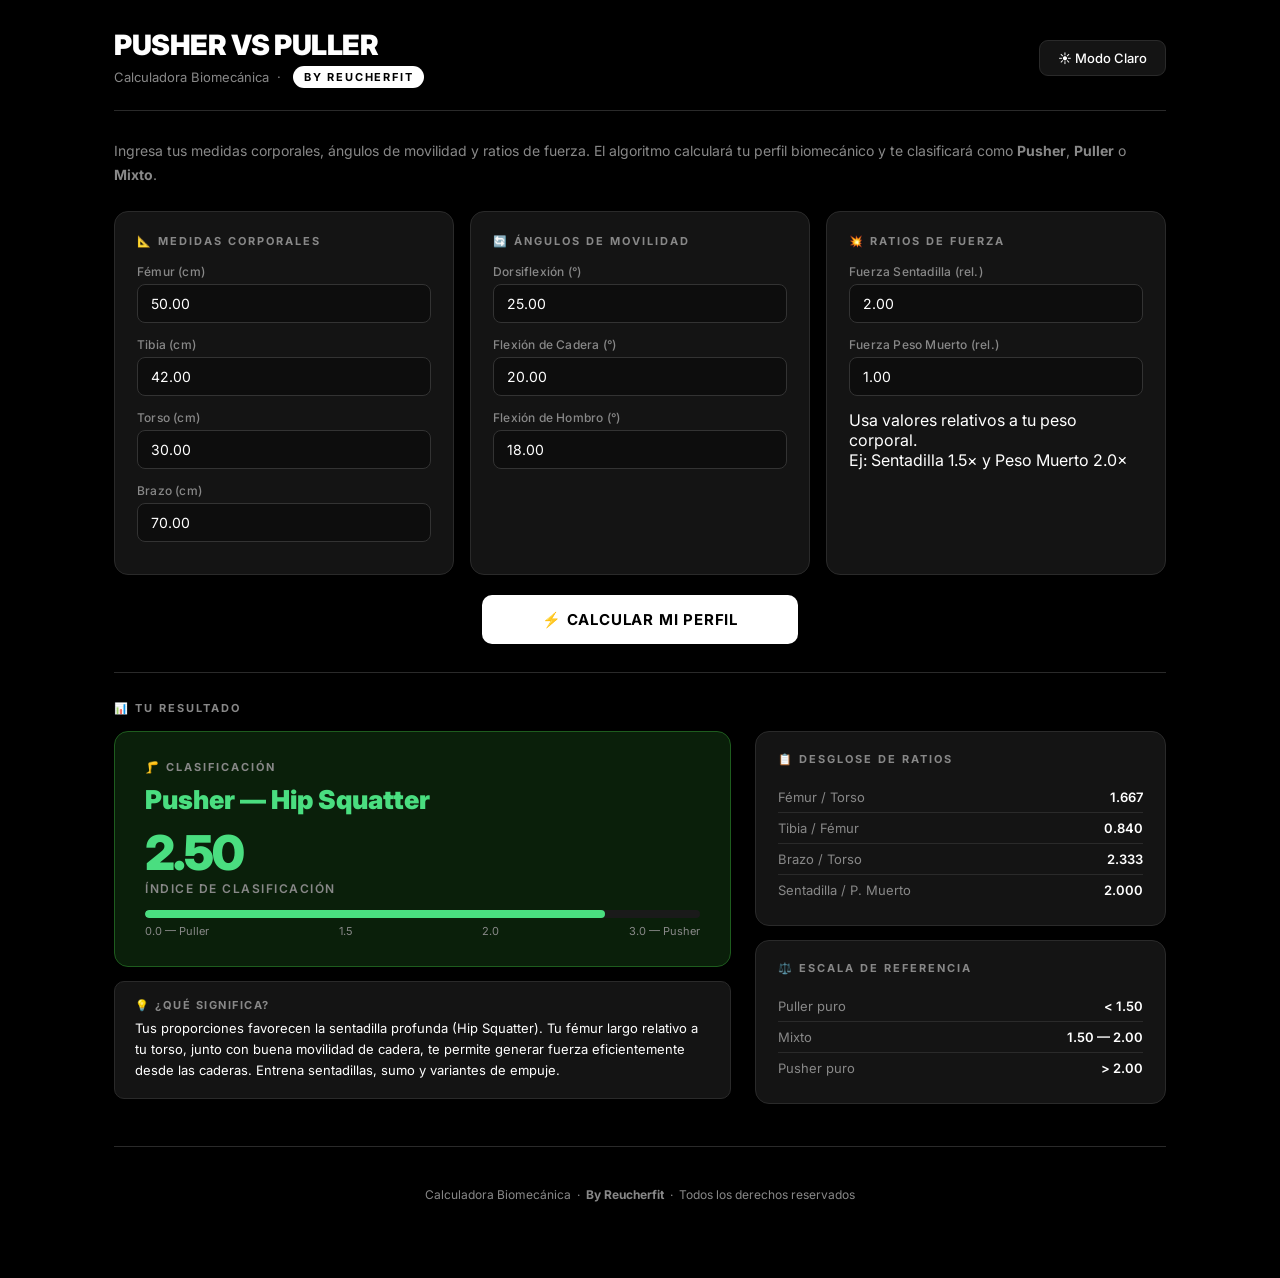
<file: preview.html>
<!DOCTYPE html>
<html lang="es">
<head>
  <meta charset="UTF-8" />
  <meta name="viewport" content="width=device-width, initial-scale=1.0" />
  <title>Preview — Pusher vs Puller | Reucherfit</title>
  <link href="https://fonts.googleapis.com/css2?family=Inter:wght@300;400;500;600;700;900&display=swap" rel="stylesheet">
  <style>
    *, *::before, *::after { box-sizing: border-box; margin: 0; padding: 0; font-family: 'Inter', sans-serif; }

    /* ── Themes ── */
    body.dark  { --bg: #000; --surface: #0D0D0D; --card: #141414; --border: #2A2A2A;
                 --text: #fff; --muted: #888; --btn-bg: #fff; --btn-text: #000;
                 --inp-bg: #0D0D0D; --inp-bdr: #333; --badge-bg: #fff; --badge-txt: #000;
                 --bar-bg: #1A1A1A; --tip-bg: #141414; --tip-bdr: #2A2A2A;
                 --green-bg:#0A1F0A; --green-bdr:#1E5C1E; --green-txt:#4ADE80;
                 --fill: #4ADE80; }
    body.light { --bg: #fff; --surface: #F8F8F8; --card: #F0F0F0; --border: #E0E0E0;
                 --text: #000; --muted: #666; --btn-bg: #000; --btn-text: #fff;
                 --inp-bg: #fff; --inp-bdr: #D0D0D0; --badge-bg: #000; --badge-txt: #fff;
                 --bar-bg: #E5E5E5; --tip-bg: #F7F7F7; --tip-bdr: #E0E0E0;
                 --green-bg:#ECFDF5; --green-bdr:#6EE7B7; --green-txt:#065F46;
                 --fill: #059669; }

    body { background: var(--bg); color: var(--text); transition: background .3s, color .3s; min-height: 100vh; }

    /* ── Layout ── */
    .container { max-width: 1100px; margin: 0 auto; padding: 0 24px 48px; }

    /* ── Header ── */
    .header { display: flex; align-items: center; justify-content: space-between;
              padding: 28px 0 22px; border-bottom: 1px solid var(--border); margin-bottom: 28px; }
    .header-left h1 { font-size: 28px; font-weight: 900; letter-spacing: -0.5px; }
    .header-left p  { font-size: 13px; color: var(--muted); margin-top: 4px; display: flex; align-items: center; gap: 8px; }
    .badge { display: inline-block; background: var(--badge-bg); color: var(--badge-txt);
             font-size: 11px; font-weight: 700; letter-spacing: 1.8px; text-transform: uppercase;
             padding: 4px 11px; border-radius: 20px; }
    .toggle-btn { background: var(--card); border: 1px solid var(--border); color: var(--text);
                  font-size: 13px; font-weight: 500; padding: 9px 18px; border-radius: 9px;
                  cursor: pointer; transition: opacity .2s; }
    .toggle-btn:hover { opacity: .7; }

    /* ── Instrucción ── */
    .subtitle { font-size: 14px; color: var(--muted); line-height: 1.7; margin-bottom: 24px; }

    /* ── Inputs grid ── */
    .grid-3 { display: grid; grid-template-columns: 1fr 1fr 1fr; gap: 16px; }
    .card { background: var(--card); border: 1px solid var(--border); border-radius: 14px;
            padding: 22px 22px 18px; }
    .card-title { font-size: 11px; font-weight: 700; text-transform: uppercase;
                  letter-spacing: 2px; color: var(--muted); margin-bottom: 16px; }

    /* ── Input field ── */
    .field { margin-bottom: 14px; }
    .field label { display: block; font-size: 12px; font-weight: 500; color: var(--muted);
                   margin-bottom: 5px; letter-spacing: 0.2px; }
    .field input { width: 100%; background: var(--inp-bg); color: var(--text);
                   border: 1px solid var(--inp-bdr); border-radius: 8px; padding: 10px 13px;
                   font-size: 14px; outline: none; transition: border-color .2s; }
    .field input:focus { border-color: var(--text); }
    .field .hint { font-size: 11px; color: var(--muted); margin-top: 10px; line-height: 1.6; }

    /* ── Botón calcular ── */
    .btn-row { display: flex; justify-content: center; margin: 20px 0 0; }
    .calc-btn { background: var(--btn-bg); color: var(--btn-text); border: none;
                border-radius: 10px; font-weight: 700; font-size: 15px; letter-spacing: 0.8px;
                text-transform: uppercase; padding: 15px 60px; cursor: pointer;
                transition: opacity .2s, transform .1s; }
    .calc-btn:hover { opacity: .85; transform: translateY(-1px); }

    /* ── Divider ── */
    hr { border: none; border-top: 1px solid var(--border); margin: 28px 0; }

    /* ── Resultado ── */
    .section-label { font-size: 11px; font-weight: 700; text-transform: uppercase;
                     letter-spacing: 2px; color: var(--muted); margin-bottom: 16px; }
    .result-grid { display: grid; grid-template-columns: 3fr 2fr; gap: 24px; }

    .result-card { background: var(--green-bg); border: 1px solid var(--green-bdr);
                   border-radius: 14px; padding: 28px 30px; }
    .result-tag { font-size: 11px; font-weight: 700; text-transform: uppercase;
                  letter-spacing: 2px; color: var(--muted); margin-bottom: 10px; }
    .result-type { font-size: 26px; font-weight: 900; color: var(--green-txt); }
    .result-index { font-size: 48px; font-weight: 900; letter-spacing: -2px;
                    line-height: 1; margin: 14px 0 4px; color: var(--green-txt); }
    .result-index-lbl { font-size: 12px; font-weight: 600; text-transform: uppercase;
                        letter-spacing: 1.5px; color: var(--muted); }
    .bar-bg { background: var(--bar-bg); border-radius: 6px; height: 8px; width: 100%;
              margin: 14px 0 6px; overflow: hidden; }
    .bar-fill { height: 100%; background: var(--fill); border-radius: 6px;
                width: 83%; /* 2.50/3.0 = ~83% */ transition: width .4s; }
    .bar-labels { display: flex; justify-content: space-between; font-size: 11px; color: var(--muted); }

    .tip-card { background: var(--tip-bg); border: 1px solid var(--tip-bdr);
                border-radius: 10px; padding: 16px 20px; margin-top: 14px; }
    .tip-title { font-size: 11px; font-weight: 700; text-transform: uppercase;
                 letter-spacing: 1.5px; color: var(--muted); margin-bottom: 6px; }
    .tip-body { font-size: 13px; line-height: 1.65; color: var(--text); }

    /* ── Ratio rows ── */
    .ratio-card { background: var(--card); border: 1px solid var(--border); border-radius: 14px; padding: 20px 22px; margin-bottom: 14px; }
    .ratio-row { display: flex; justify-content: space-between; align-items: center;
                 padding: 7px 0; border-bottom: 1px solid var(--border); font-size: 13px; }
    .ratio-row:last-child { border-bottom: none; }
    .ratio-key { color: var(--muted); }
    .ratio-val { font-weight: 600; }

    /* ── Footer ── */
    .footer { text-align: center; padding: 12px 0 28px; font-size: 12px; color: var(--muted); }

    @media (max-width: 768px) {
      .grid-3, .result-grid { grid-template-columns: 1fr; }
    }
  </style>
</head>
<body class="dark">
<div class="container">

  <!-- HEADER -->
  <div class="header">
    <div class="header-left">
      <h1>PUSHER VS PULLER</h1>
      <p>Calculadora Biomecánica &nbsp;·&nbsp; <span class="badge">By Reucherfit</span></p>
    </div>
    <button class="toggle-btn" onclick="toggleTheme()" id="toggle-btn">☀️ Modo Claro</button>
  </div>

  <!-- SUBTÍTULO -->
  <p class="subtitle">
    Ingresa tus medidas corporales, ángulos de movilidad y ratios de fuerza.
    El algoritmo calculará tu perfil biomecánico y te clasificará como
    <strong>Pusher</strong>, <strong>Puller</strong> o <strong>Mixto</strong>.
  </p>

  <!-- INPUTS EN 3 COLUMNAS -->
  <div class="grid-3">

    <div class="card">
      <p class="card-title">📐 Medidas Corporales</p>
      <div class="field"><label>Fémur (cm)</label><input type="number" value="50.00" /></div>
      <div class="field"><label>Tibia (cm)</label><input type="number" value="42.00" /></div>
      <div class="field"><label>Torso (cm)</label><input type="number" value="30.00" /></div>
      <div class="field"><label>Brazo (cm)</label><input type="number" value="70.00" /></div>
    </div>

    <div class="card">
      <p class="card-title">🔄 Ángulos de Movilidad</p>
      <div class="field"><label>Dorsiflexión (°)</label><input type="number" value="25.00" /></div>
      <div class="field"><label>Flexión de Cadera (°)</label><input type="number" value="20.00" /></div>
      <div class="field"><label>Flexión de Hombro (°)</label><input type="number" value="18.00" /></div>
    </div>

    <div class="card">
      <p class="card-title">💥 Ratios de Fuerza</p>
      <div class="field"><label>Fuerza Sentadilla (rel.)</label><input type="number" value="2.00" /></div>
      <div class="field"><label>Fuerza Peso Muerto (rel.)</label><input type="number" value="1.00" /></div>
      <p class="hint" style="margin-top:14px;">
        Usa valores relativos a tu peso corporal.<br>
        Ej: Sentadilla 1.5× y Peso Muerto 2.0×
      </p>
    </div>

  </div>

  <!-- BOTÓN -->
  <div class="btn-row">
    <button class="calc-btn">⚡ Calcular mi Perfil</button>
  </div>

  <hr />

  <!-- RESULTADO (ejemplo: Pusher) -->
  <p class="section-label">📊 Tu Resultado</p>
  <div class="result-grid">

    <div>
      <div class="result-card">
        <p class="result-tag">🦵 Clasificación</p>
        <p class="result-type">Pusher — Hip Squatter</p>
        <p class="result-index">2.50</p>
        <p class="result-index-lbl">Índice de Clasificación</p>
        <div class="bar-bg"><div class="bar-fill"></div></div>
        <div class="bar-labels">
          <span>0.0 — Puller</span><span>1.5</span><span>2.0</span><span>3.0 — Pusher</span>
        </div>
      </div>

      <div class="tip-card">
        <p class="tip-title">💡 ¿Qué significa?</p>
        <p class="tip-body">
          Tus proporciones favorecen la sentadilla profunda (Hip Squatter).
          Tu fémur largo relativo a tu torso, junto con buena movilidad de cadera,
          te permite generar fuerza eficientemente desde las caderas.
          Entrena sentadillas, sumo y variantes de empuje.
        </p>
      </div>
    </div>

    <div>
      <div class="ratio-card">
        <p class="card-title">📋 Desglose de Ratios</p>
        <div class="ratio-row"><span class="ratio-key">Fémur / Torso</span><span class="ratio-val">1.667</span></div>
        <div class="ratio-row"><span class="ratio-key">Tibia / Fémur</span><span class="ratio-val">0.840</span></div>
        <div class="ratio-row"><span class="ratio-key">Brazo / Torso</span><span class="ratio-val">2.333</span></div>
        <div class="ratio-row"><span class="ratio-key">Sentadilla / P. Muerto</span><span class="ratio-val">2.000</span></div>
      </div>

      <div class="ratio-card">
        <p class="card-title">⚖️ Escala de Referencia</p>
        <div class="ratio-row"><span class="ratio-key">Puller puro</span><span class="ratio-val">&lt; 1.50</span></div>
        <div class="ratio-row"><span class="ratio-key">Mixto</span><span class="ratio-val">1.50 — 2.00</span></div>
        <div class="ratio-row"><span class="ratio-key">Pusher puro</span><span class="ratio-val">&gt; 2.00</span></div>
      </div>
    </div>

  </div>

  <hr />
  <div class="footer">
    Calculadora Biomecánica &nbsp;·&nbsp; <strong>By Reucherfit</strong> &nbsp;·&nbsp; Todos los derechos reservados
  </div>

</div>

<script>
  function toggleTheme() {
    const body = document.body;
    const btn  = document.getElementById('toggle-btn');
    if (body.classList.contains('dark')) {
      body.classList.replace('dark', 'light');
      btn.textContent = '🌙 Modo Oscuro';
    } else {
      body.classList.replace('light', 'dark');
      btn.textContent = '☀️ Modo Claro';
    }
  }
</script>
</body>
</html>
</file>
